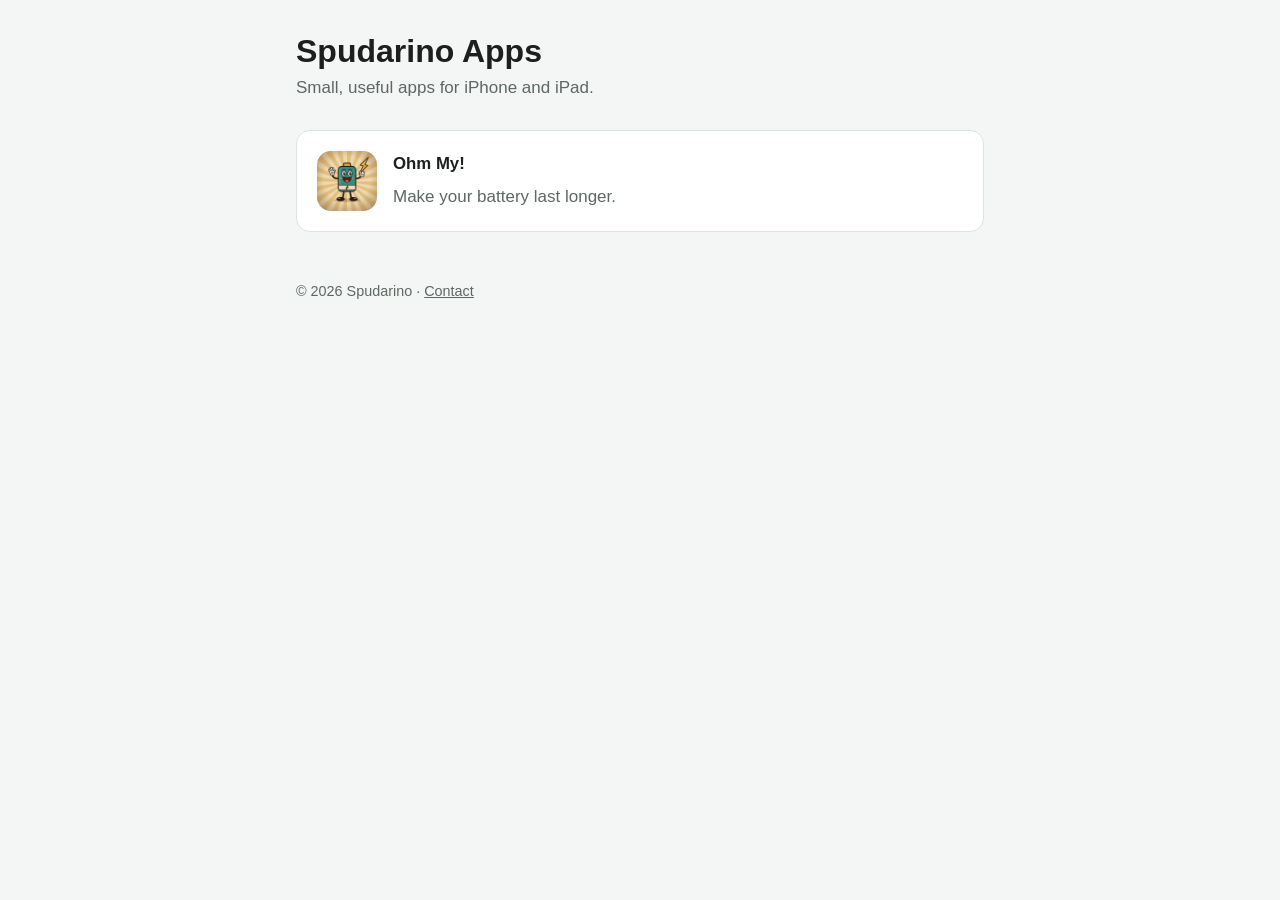
<file: index.html>
<!doctype html>
<html lang="en">
<head>
  <meta charset="utf-8">
  <meta name="viewport" content="width=device-width, initial-scale=1">
  <title>Spudarino Apps</title>
  <meta name="description" content="Apps by Spudarino.">
  <link rel="stylesheet" href="style.css">
</head>
<body>
<main>
  <header class="site">
    <div>
      <h1>Spudarino Apps</h1>
      <p class="subtitle">Small, useful apps for iPhone and iPad.</p>
    </div>
  </header>

  <div class="card">
    <a class="app-link" href="ohmmy/">
      <img src="ohmmy/icon.png" alt="Ohm My! app icon">
      <div>
        <h3>Ohm My!</h3>
        <p class="subtitle">Make your battery last longer.</p>
      </div>
    </a>
  </div>

  <footer>
    © 2026 Spudarino ·
    <a href="https://github.com/guymanstuff/spudarino/issues">Contact</a>
  </footer>
</main>
</body>
</html>
</file>
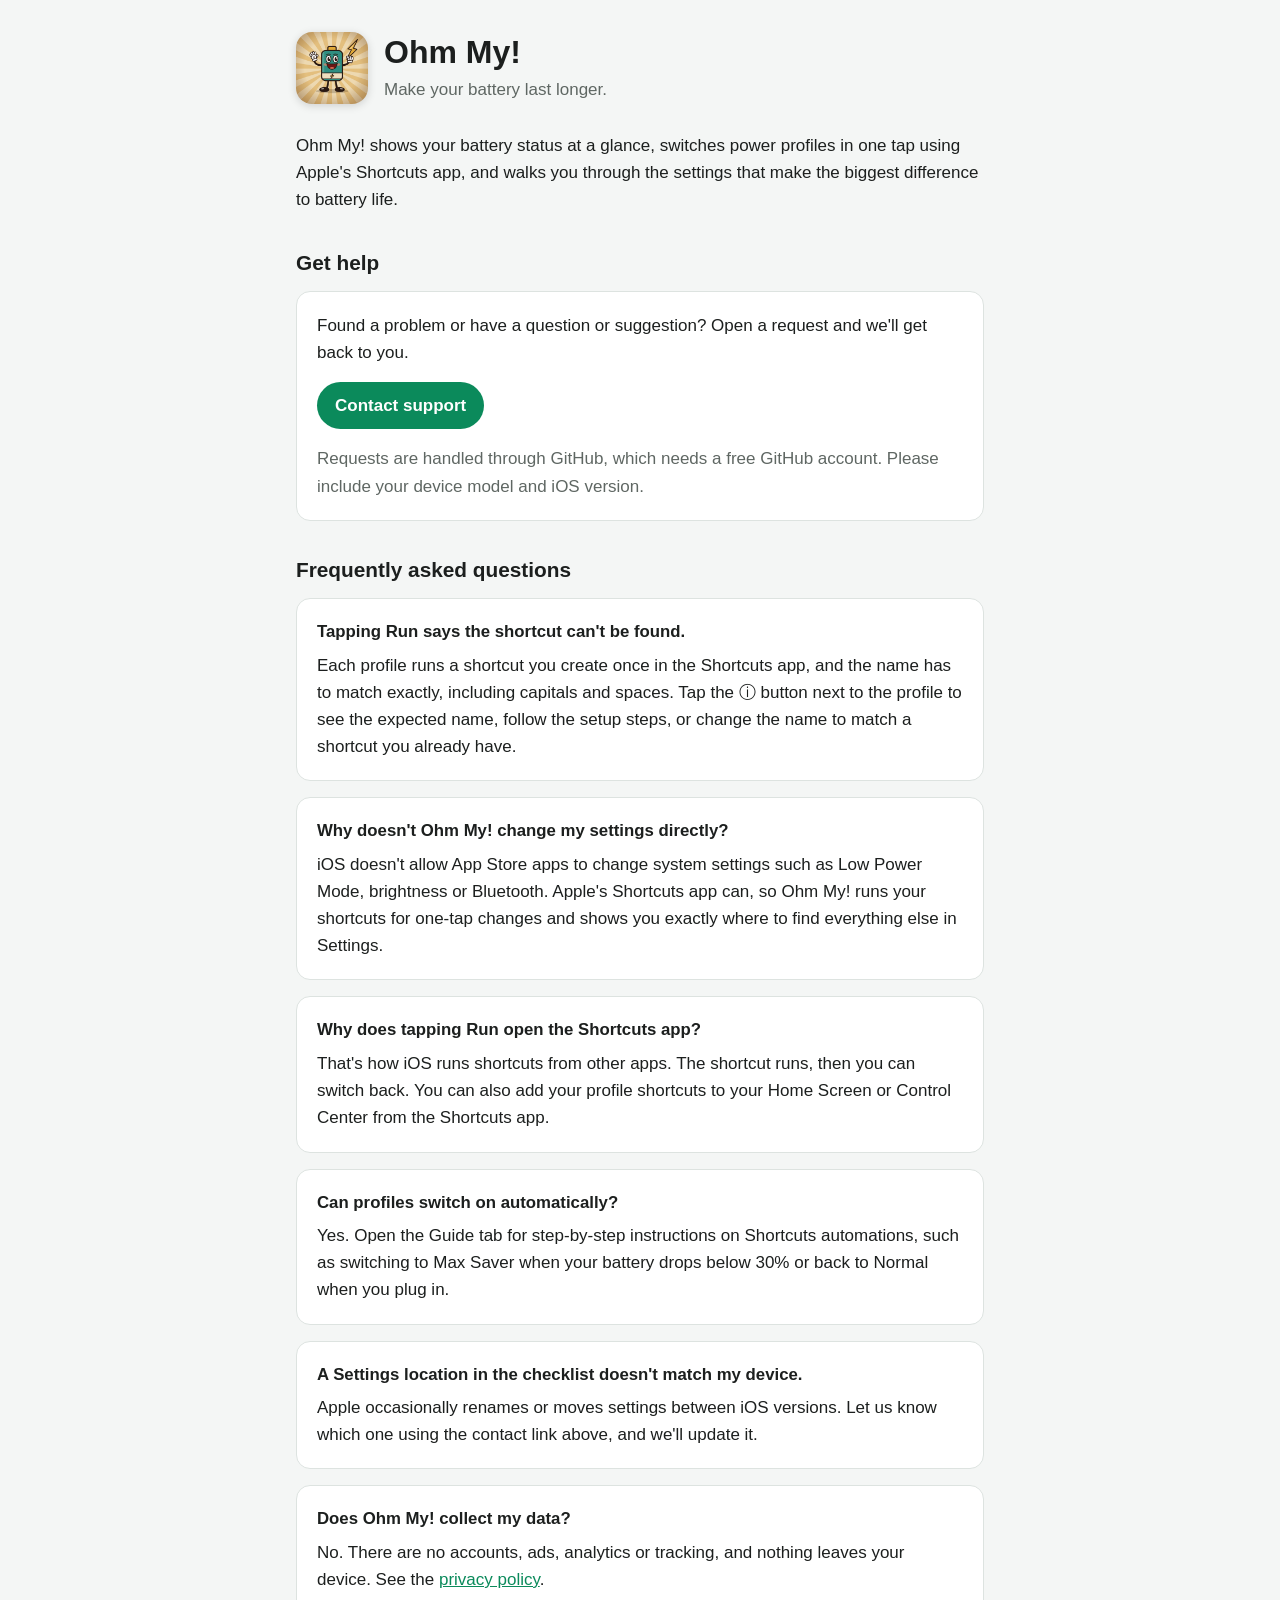
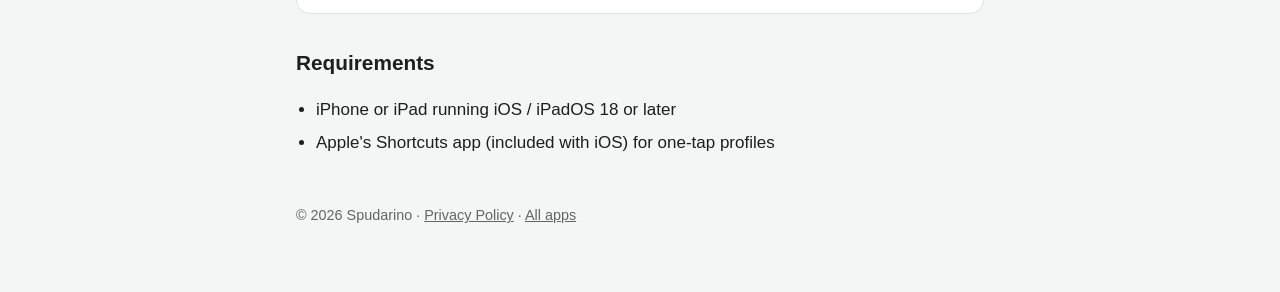
<file: ohmmy/index.html>
<!doctype html>
<html lang="en">
<head>
  <meta charset="utf-8">
  <meta name="viewport" content="width=device-width, initial-scale=1">
  <title>Ohm My! Support</title>
  <meta name="description" content="Help and support for Ohm My!, the battery tips and power profiles app for iPhone and iPad.">
  <link rel="stylesheet" href="../style.css">
</head>
<body>
<main>
  <header class="site">
    <img src="icon.png" alt="Ohm My! app icon">
    <div>
      <h1>Ohm My!</h1>
      <p class="subtitle">Make your battery last longer.</p>
    </div>
  </header>

  <p>Ohm My! shows your battery status at a glance, switches power profiles in one tap using Apple's Shortcuts app, and walks you through the settings that make the biggest difference to battery life.</p>

  <h2>Get help</h2>
  <div class="card">
    <p>Found a problem or have a question or suggestion? Open a request and we'll get back to you.</p>
    <p><a class="button" href="https://github.com/guymanstuff/spudarino/issues/new?title=Ohm%20My!%3A%20">Contact support</a></p>
    <p class="subtitle">Requests are handled through GitHub, which needs a free GitHub account. Please include your device model and iOS version.</p>
  </div>

  <h2>Frequently asked questions</h2>
  <div class="faq">
    <div class="card">
      <h3>Tapping Run says the shortcut can't be found.</h3>
      <p>Each profile runs a shortcut you create once in the Shortcuts app, and the name has to match exactly, including capitals and spaces. Tap the ⓘ button next to the profile to see the expected name, follow the setup steps, or change the name to match a shortcut you already have.</p>
    </div>
    <div class="card">
      <h3>Why doesn't Ohm My! change my settings directly?</h3>
      <p>iOS doesn't allow App Store apps to change system settings such as Low Power Mode, brightness or Bluetooth. Apple's Shortcuts app can, so Ohm My! runs your shortcuts for one-tap changes and shows you exactly where to find everything else in Settings.</p>
    </div>
    <div class="card">
      <h3>Why does tapping Run open the Shortcuts app?</h3>
      <p>That's how iOS runs shortcuts from other apps. The shortcut runs, then you can switch back. You can also add your profile shortcuts to your Home Screen or Control Center from the Shortcuts app.</p>
    </div>
    <div class="card">
      <h3>Can profiles switch on automatically?</h3>
      <p>Yes. Open the Guide tab for step-by-step instructions on Shortcuts automations, such as switching to Max Saver when your battery drops below 30% or back to Normal when you plug in.</p>
    </div>
    <div class="card">
      <h3>A Settings location in the checklist doesn't match my device.</h3>
      <p>Apple occasionally renames or moves settings between iOS versions. Let us know which one using the contact link above, and we'll update it.</p>
    </div>
    <div class="card">
      <h3>Does Ohm My! collect my data?</h3>
      <p>No. There are no accounts, ads, analytics or tracking, and nothing leaves your device. See the <a href="privacy.html">privacy policy</a>.</p>
    </div>
  </div>

  <h2>Requirements</h2>
  <ul>
    <li>iPhone or iPad running iOS / iPadOS 18 or later</li>
    <li>Apple's Shortcuts app (included with iOS) for one-tap profiles</li>
  </ul>

  <footer>
    © 2026 Spudarino ·
    <a href="privacy.html">Privacy Policy</a> ·
    <a href="../">All apps</a>
  </footer>
</main>
</body>
</html>
</file>
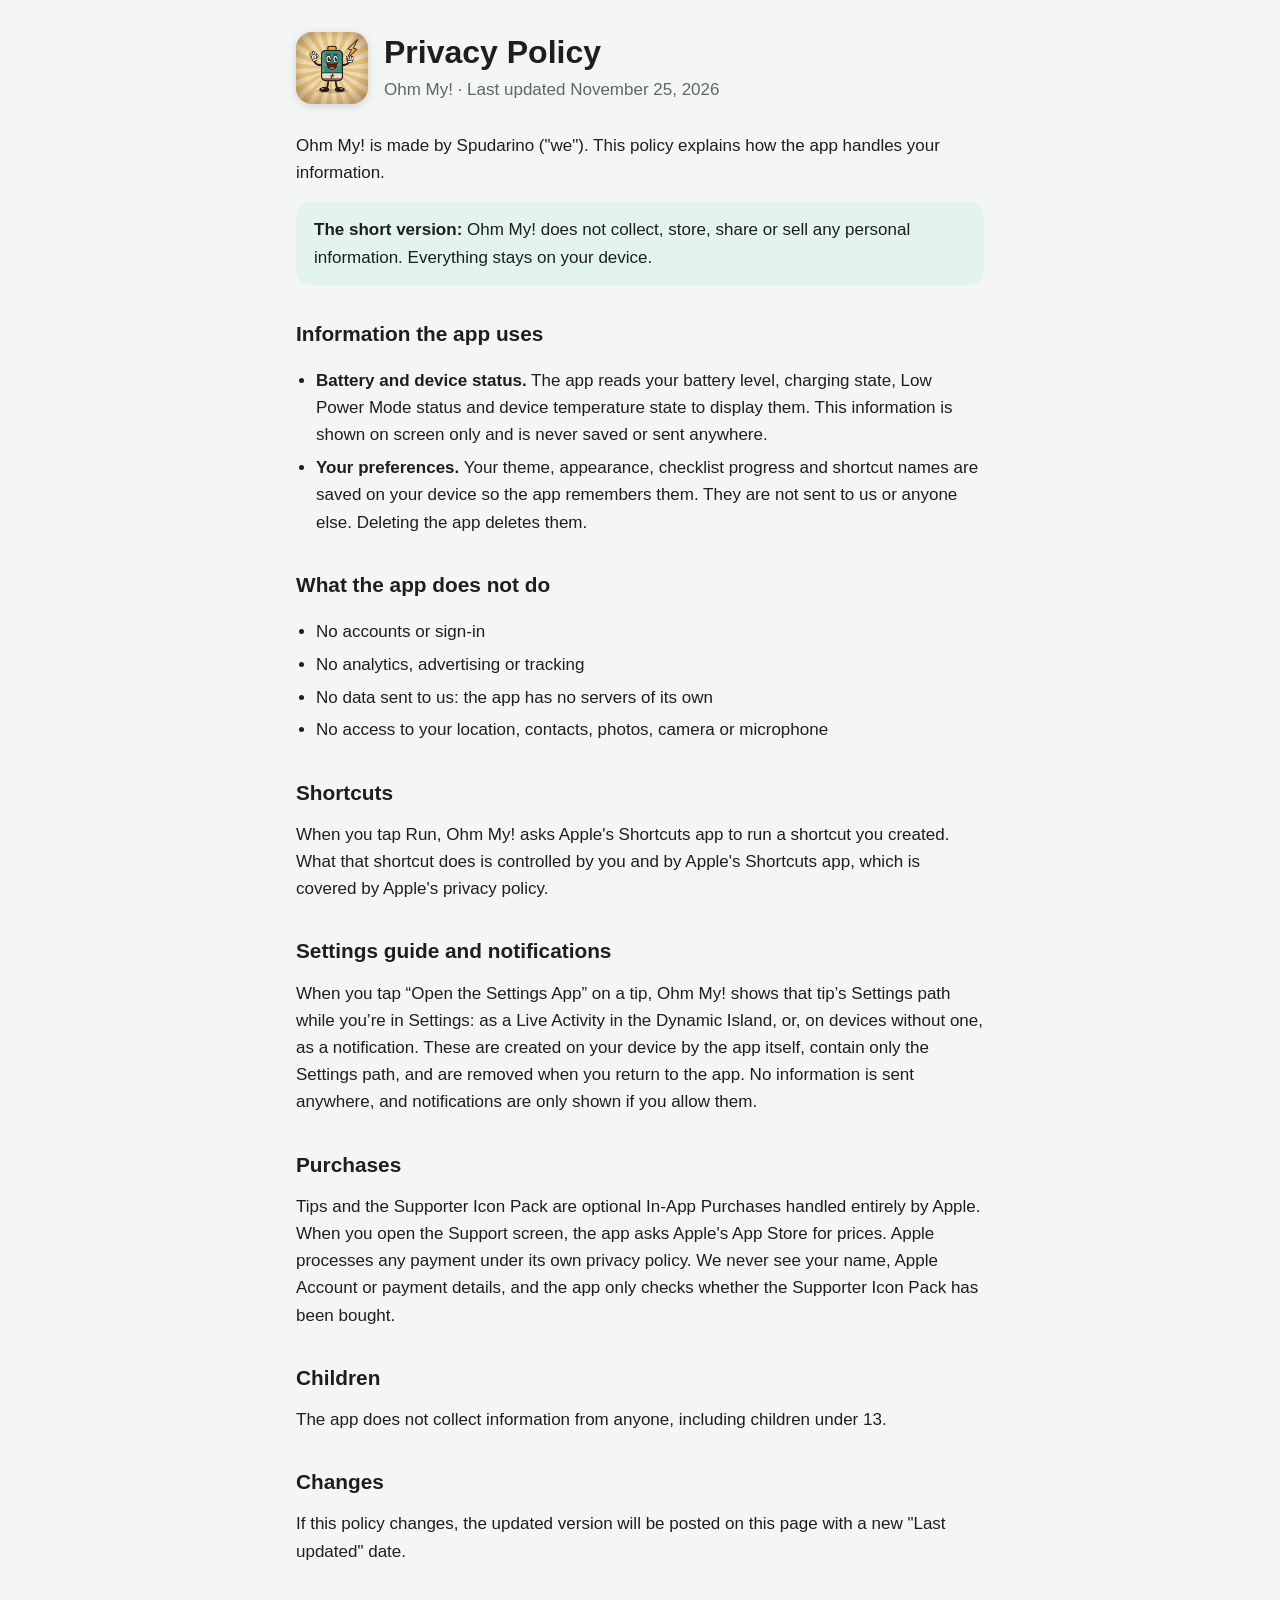
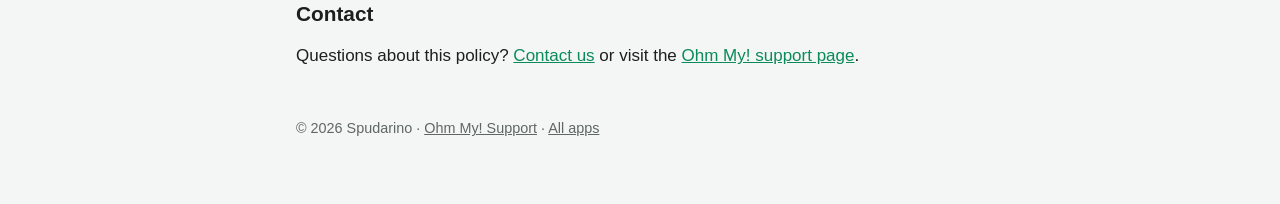
<file: ohmmy/privacy.html>
<!doctype html>
<html lang="en">
<head>
  <meta charset="utf-8">
  <meta name="viewport" content="width=device-width, initial-scale=1">
  <title>Ohm My! Privacy Policy</title>
  <meta name="description" content="Privacy policy for Ohm My!.">
  <link rel="stylesheet" href="../style.css">
</head>
<body>
<main>
  <header class="site">
    <img src="icon.png" alt="Ohm My! app icon">
    <div>
      <h1>Privacy Policy</h1>
      <p class="subtitle">Ohm My! · Last updated November 25, 2026</p>
    </div>
  </header>

  <p>Ohm My! is made by Spudarino ("we"). This policy explains how the app handles your information.</p>

  <div class="note">
    <strong>The short version:</strong> Ohm My! does not collect, store, share or sell any personal information. Everything stays on your device.
  </div>

  <h2>Information the app uses</h2>
  <ul>
    <li><strong>Battery and device status.</strong> The app reads your battery level, charging state, Low Power Mode status and device temperature state to display them. This information is shown on screen only and is never saved or sent anywhere.</li>
    <li><strong>Your preferences.</strong> Your theme, appearance, checklist progress and shortcut names are saved on your device so the app remembers them. They are not sent to us or anyone else. Deleting the app deletes them.</li>
  </ul>

  <h2>What the app does not do</h2>
  <ul>
    <li>No accounts or sign-in</li>
    <li>No analytics, advertising or tracking</li>
    <li>No data sent to us: the app has no servers of its own</li>
    <li>No access to your location, contacts, photos, camera or microphone</li>
  </ul>

  <h2>Shortcuts</h2>
  <p>When you tap Run, Ohm My! asks Apple's Shortcuts app to run a shortcut you created. What that shortcut does is controlled by you and by Apple's Shortcuts app, which is covered by Apple's privacy policy.</p>

  <h2>Settings guide and notifications</h2>
  <p>When you tap &ldquo;Open the Settings App&rdquo; on a tip, Ohm My! shows that tip&rsquo;s Settings path while you&rsquo;re in Settings: as a Live Activity in the Dynamic Island, or, on devices without one, as a notification. These are created on your device by the app itself, contain only the Settings path, and are removed when you return to the app. No information is sent anywhere, and notifications are only shown if you allow them.</p>

  <h2>Purchases</h2>
  <p>Tips and the Supporter Icon Pack are optional In-App Purchases handled entirely by Apple. When you open the Support screen, the app asks Apple's App Store for prices. Apple processes any payment under its own privacy policy. We never see your name, Apple Account or payment details, and the app only checks whether the Supporter Icon Pack has been bought.</p>

  <h2>Children</h2>
  <p>The app does not collect information from anyone, including children under 13.</p>

  <h2>Changes</h2>
  <p>If this policy changes, the updated version will be posted on this page with a new "Last updated" date.</p>

  <h2>Contact</h2>
  <p>Questions about this policy? <a href="https://github.com/guymanstuff/spudarino/issues/new?title=Ohm%20My!%20privacy%3A%20">Contact us</a> or visit the <a href="./">Ohm My! support page</a>.</p>

  <footer>
    © 2026 Spudarino ·
    <a href="./">Ohm My! Support</a> ·
    <a href="../">All apps</a>
  </footer>
</main>
</body>
</html>
</file>
<file: style.css>
/* Shared styles for the Spudarino app pages. Light and dark themes follow the
   visitor's system setting via prefers-color-scheme. */

:root {
  --bg: #f4f6f5;
  --card: #ffffff;
  --text: #1c1f1e;
  --muted: #5f6763;
  --accent: #0b8a5b;
  --accent-soft: #e3f4ec;
  --border: #dde3e0;
  --radius: 14px;
}

@media (prefers-color-scheme: dark) {
  :root {
    --bg: #101312;
    --card: #1a1e1c;
    --text: #e9eeeb;
    --muted: #9aa49f;
    --accent: #3fd18f;
    --accent-soft: #16342a;
    --border: #2a302d;
  }
}

* { box-sizing: border-box; }

html { -webkit-text-size-adjust: 100%; }

body {
  margin: 0;
  background: var(--bg);
  color: var(--text);
  font: 17px/1.6 -apple-system, BlinkMacSystemFont, "Segoe UI", Roboto, Helvetica, Arial, sans-serif;
}

main {
  max-width: 720px;
  margin: 0 auto;
  padding: 32px 16px 64px;
}

header.site {
  display: flex;
  align-items: center;
  gap: 16px;
  margin-bottom: 28px;
}

header.site img {
  width: 72px;
  height: 72px;
  border-radius: 16px;
  box-shadow: 0 2px 8px rgba(0, 0, 0, 0.15);
}

h1 { font-size: 2rem; line-height: 1.2; margin: 0; }
h2 { font-size: 1.3rem; margin: 2rem 0 0.75rem; }
h3 { font-size: 1.05rem; margin: 0 0 0.35rem; }
p { margin: 0 0 1rem; }

.subtitle { color: var(--muted); margin: 4px 0 0; }

a { color: var(--accent); }

.card {
  background: var(--card);
  border: 1px solid var(--border);
  border-radius: var(--radius);
  padding: 20px;
  margin-bottom: 16px;
}

.app-link {
  display: flex;
  align-items: center;
  gap: 16px;
  text-decoration: none;
  color: inherit;
}

.app-link img { width: 60px; height: 60px; border-radius: 14px; }
.app-link:hover h3 { color: var(--accent); }

.button {
  display: inline-block;
  background: var(--accent);
  color: #fff;
  padding: 10px 18px;
  border-radius: 999px;
  text-decoration: none;
  font-weight: 600;
}

@media (prefers-color-scheme: dark) {
  .button { color: #0c1a14; }
}

.faq h3 { margin-top: 0; }
.faq .card p:last-child { margin-bottom: 0; }

.note {
  background: var(--accent-soft);
  border-radius: var(--radius);
  padding: 14px 18px;
  margin-bottom: 16px;
}

ul { padding-left: 1.25rem; }
li { margin-bottom: 0.35rem; }

footer {
  margin-top: 48px;
  color: var(--muted);
  font-size: 0.9rem;
}

footer a { color: var(--muted); }
</file>
